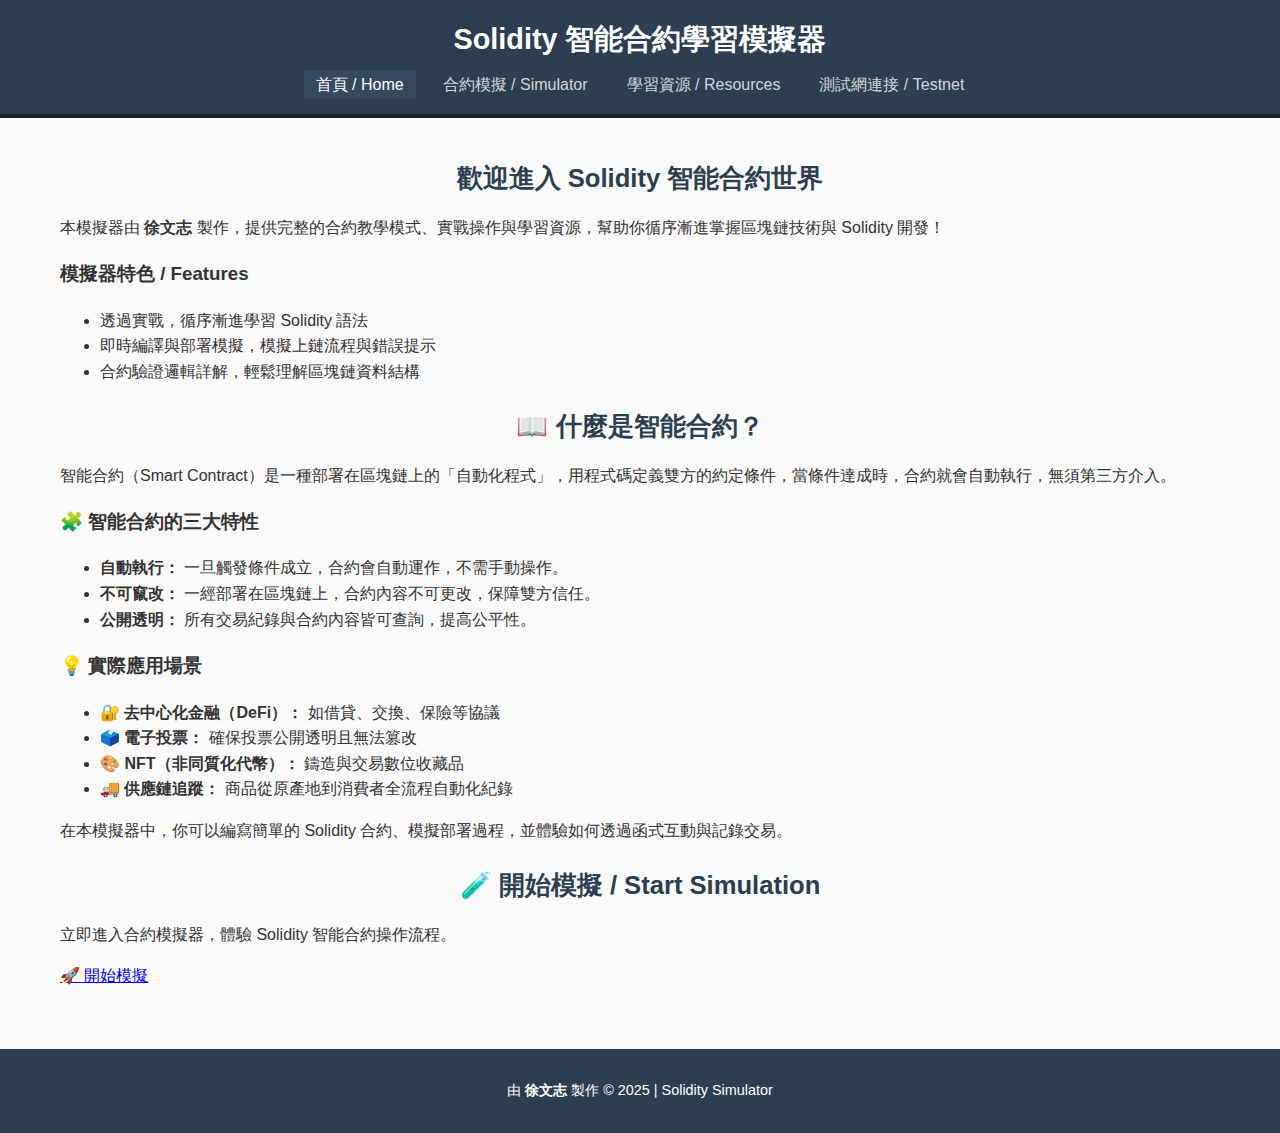
<file: index.html>
<!DOCTYPE html>
<html lang="zh">

<head>
  <meta charset="UTF-8" />
  <meta name="viewport" content="width=device-width, initial-scale=1.0" />
  <title>Solidity 智能合約學習模擬器</title>
  <link rel="stylesheet" href="style.css" />
</head>

<body>
  <header>
    <h1>Solidity 智能合約學習模擬器</h1>
    <nav>
      <ul>
        <li><a href="index.html" class="active">首頁 / Home</a></li>
        <li><a href="Simulator.html">合約模擬 / Simulator</a></li>
        <li><a href="Resources.html">學習資源 / Resources</a></li>
        <li><a href="Testnet.html">測試網連接 / Testnet</a></li>
      </ul>
    </nav>
  </header>

  <main>
    <section class="intro">
      <h2 id="index-title">歡迎進入 Solidity 智能合約世界</h2>
      <p id="index-description">
        本模擬器由 <strong>徐文志</strong> 製作，提供完整的合約教學模式、實戰操作與學習資源，幫助你循序漸進掌握區塊鏈技術與 Solidity 開發！
      </p>
    </section>

    <section class="feature-list">
      <h3>模擬器特色 / Features</h3>
      <ul>
        <li id="feature-1"> 透過實戰，循序漸進學習 Solidity 語法</li>
        <li id="feature-2"> 即時編譯與部署模擬，模擬上鏈流程與錯誤提示</li>
        <li id="feature-3"> 合約驗證邏輯詳解，輕鬆理解區塊鏈資料結構</li>
      </ul>
    </section>
    <section class="what-is-contract">
      <h2>📖 什麼是智能合約？</h2>
      <p>
        智能合約（Smart Contract）是一種部署在區塊鏈上的「自動化程式」，用程式碼定義雙方的約定條件，當條件達成時，合約就會自動執行，無須第三方介入。
      </p>

      <h3>🧩 智能合約的三大特性</h3>
      <ul>
        <li><strong>自動執行：</strong> 一旦觸發條件成立，合約會自動運作，不需手動操作。</li>
        <li><strong>不可竄改：</strong> 一經部署在區塊鏈上，合約內容不可更改，保障雙方信任。</li>
        <li><strong>公開透明：</strong> 所有交易紀錄與合約內容皆可查詢，提高公平性。</li>
      </ul>

      <h3>💡 實際應用場景</h3>
      <ul>
        <li>🔐 <strong>去中心化金融（DeFi）：</strong> 如借貸、交換、保險等協議</li>
        <li>🗳️ <strong>電子投票：</strong> 確保投票公開透明且無法篡改</li>
        <li>🎨 <strong>NFT（非同質化代幣）：</strong> 鑄造與交易數位收藏品</li>
        <li>🚚 <strong>供應鏈追蹤：</strong> 商品從原產地到消費者全流程自動化紀錄</li>
      </ul>

      <p>
        在本模擬器中，你可以編寫簡單的 Solidity 合約、模擬部署過程，並體驗如何透過函式互動與記錄交易。
      </p>
    </section>

    <section class="start-simulator-section">

      <h2>🧪 開始模擬 / Start Simulation</h2>
      <p>立即進入合約模擬器，體驗 Solidity 智能合約操作流程。</p>
      <a href="合約模擬.html" class="start-sim-btn">🚀 開始模擬</a>
    </section>

  </main>

  <footer>
    <p>由 <strong>徐文志</strong> 製作 © 2025 | Solidity Simulator</p>
  </footer>

  <script src="main.js"></script>
</body>

</html>
</file>
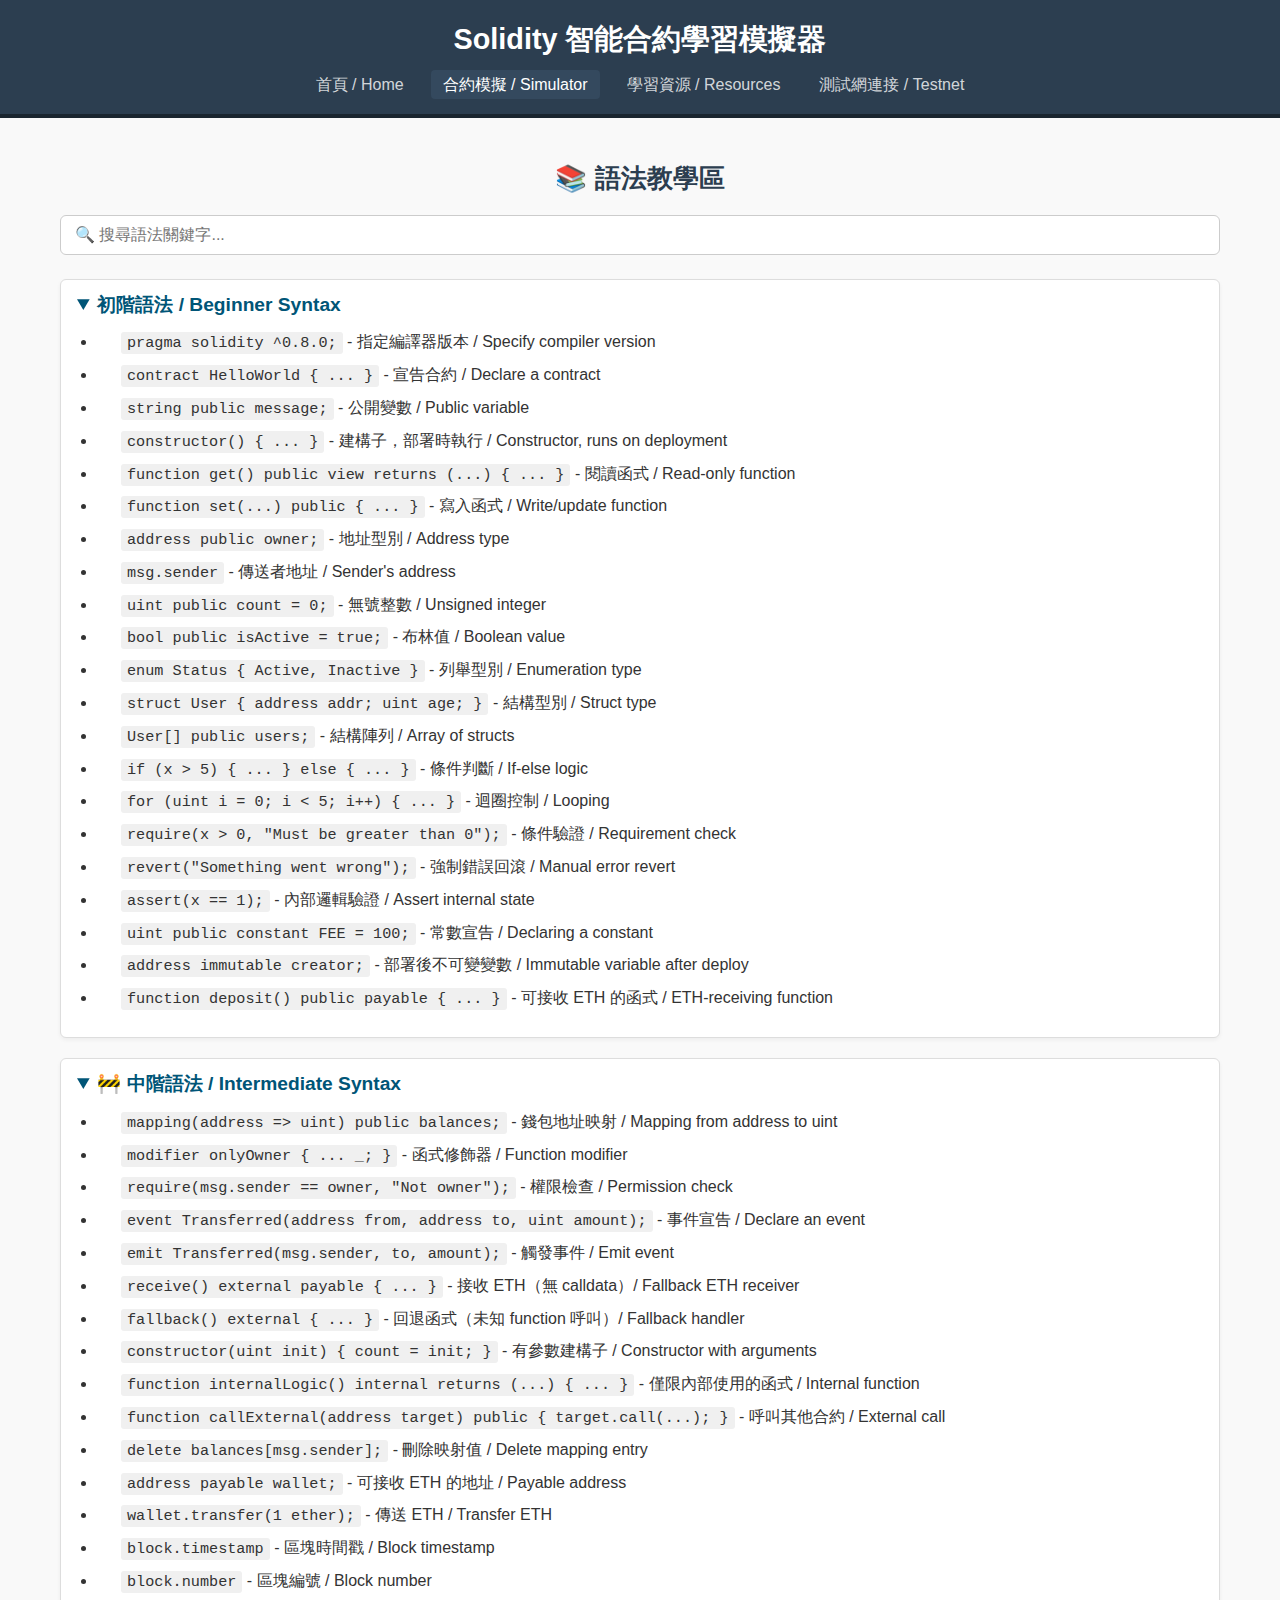
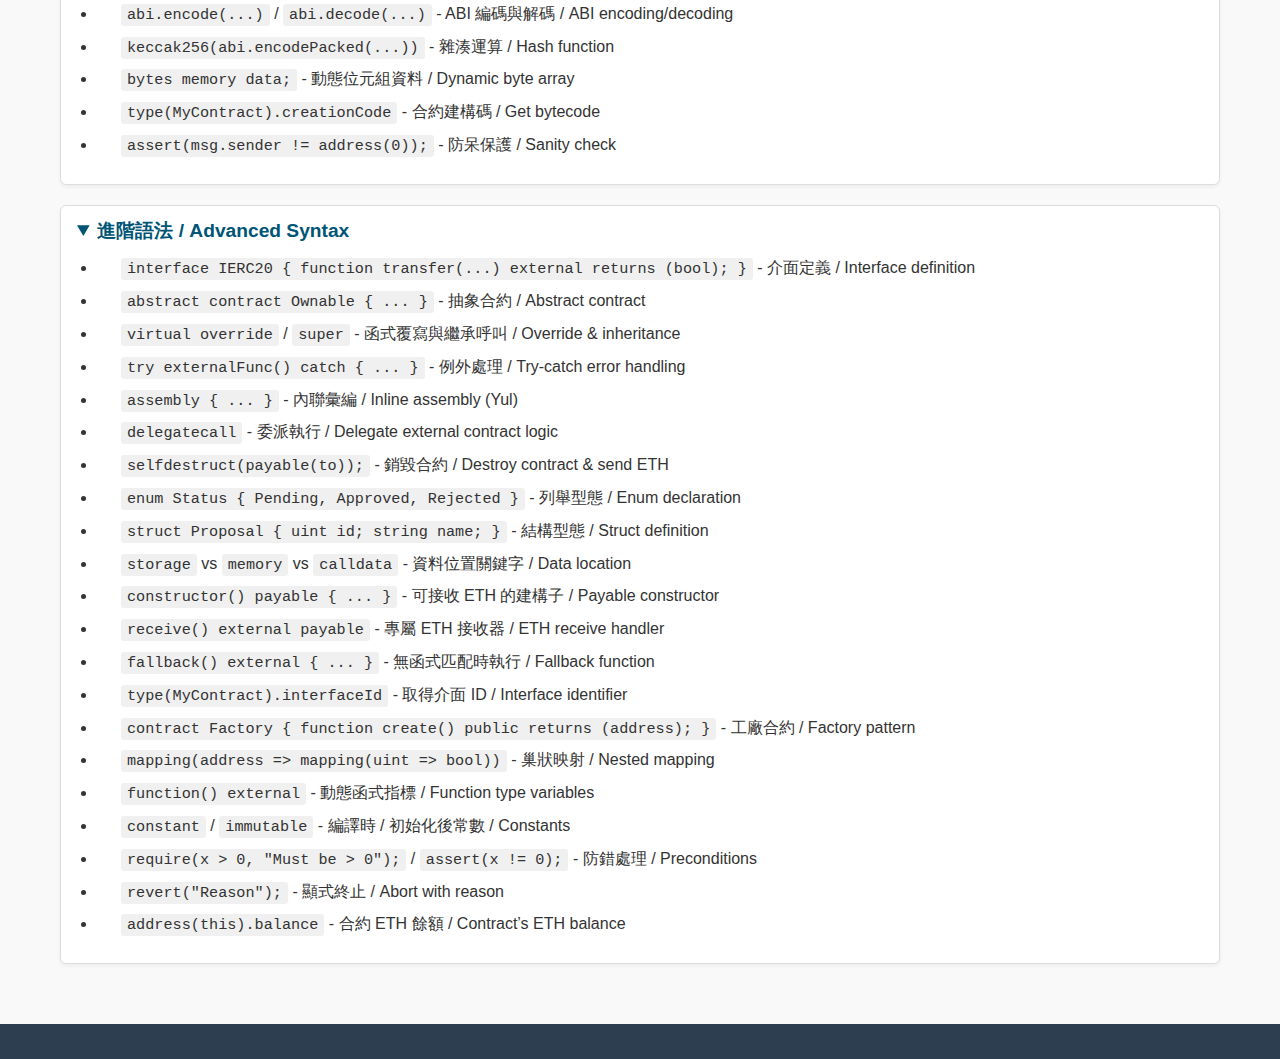
<file: Resources.html>
<!DOCTYPE html>
<html lang="zh">

<head>
  <meta charset="UTF-8" />
  <meta name="viewport" content="width=device-width, initial-scale=1.0" />
  <title>學習資源 | Solidity 智能合約模擬器</title>
  <link rel="stylesheet" href="style.css" />
</head>

<body>
    <header>
    <h1>Solidity 智能合約學習模擬器</h1>
    <nav>
      <ul>
        <li><a href="index.html">首頁 / Home</a></li>
        <li><a href="合約模擬.html" class="active">合約模擬 / Simulator</a></li>
        <li><a href="學習資源.html">學習資源 / Resources</a></li>
        <li><a href="測試網連接.html">測試網連接 / Testnet</a></li>
      </ul>
    </nav>
  </header>


  <main>
    <h2 id="resource-title">📚 語法教學區</h2>

    <input type="text" id="searchInput" placeholder="🔍 搜尋語法關鍵字..." onkeyup="searchKeyword()" />

    <div class="syntax-section">
      <details open>
        <summary id="basic-syntax-title"> 初階語法 / Beginner Syntax</summary>
        <ul id="basic-syntax-list">
          <li><code>pragma solidity ^0.8.0;</code> - 指定編譯器版本 / Specify compiler version</li>
          <li><code>contract HelloWorld { ... }</code> - 宣告合約 / Declare a contract</li>
          <li><code>string public message;</code> - 公開變數 / Public variable</li>
          <li><code>constructor() { ... }</code> - 建構子，部署時執行 / Constructor, runs on deployment</li>
          <li><code>function get() public view returns (...) { ... }</code> - 閱讀函式 / Read-only function</li>
          <li><code>function set(...) public { ... }</code> - 寫入函式 / Write/update function</li>
          <li><code>address public owner;</code> - 地址型別 / Address type</li>
          <li><code>msg.sender</code> - 傳送者地址 / Sender's address</li>
          <li><code>uint public count = 0;</code> - 無號整數 / Unsigned integer</li>
          <li><code>bool public isActive = true;</code> - 布林值 / Boolean value</li>
          <li><code>enum Status { Active, Inactive }</code> - 列舉型別 / Enumeration type</li>
          <li><code>struct User { address addr; uint age; }</code> - 結構型別 / Struct type</li>
          <li><code>User[] public users;</code> - 結構陣列 / Array of structs</li>
          <li><code>if (x &gt; 5) { ... } else { ... }</code> - 條件判斷 / If-else logic</li>
          <li><code>for (uint i = 0; i &lt; 5; i++) { ... }</code> - 迴圈控制 / Looping</li>
          <li><code>require(x &gt; 0, "Must be greater than 0");</code> - 條件驗證 / Requirement check</li>
          <li><code>revert("Something went wrong");</code> - 強制錯誤回滾 / Manual error revert</li>
          <li><code>assert(x == 1);</code> - 內部邏輯驗證 / Assert internal state</li>
          <li><code>uint public constant FEE = 100;</code> - 常數宣告 / Declaring a constant</li>
          <li><code>address immutable creator;</code> - 部署後不可變變數 / Immutable variable after deploy</li>
          <li><code>function deposit() public payable { ... }</code> - 可接收 ETH 的函式 / ETH-receiving function</li>
        </ul>
      </details>

      <details open>
        <summary id="intermediate-syntax-title">🚧 中階語法 / Intermediate Syntax</summary>
        <ul id="intermediate-syntax-list">
          <li><code>mapping(address => uint) public balances;</code> - 錢包地址映射 / Mapping from address to uint</li>
          <li><code>modifier onlyOwner { ... _; }</code> - 函式修飾器 / Function modifier</li>
          <li><code>require(msg.sender == owner, "Not owner");</code> - 權限檢查 / Permission check</li>
          <li><code>event Transferred(address from, address to, uint amount);</code> - 事件宣告 / Declare an event</li>
          <li><code>emit Transferred(msg.sender, to, amount);</code> - 觸發事件 / Emit event</li>
          <li><code>receive() external payable { ... }</code> - 接收 ETH（無 calldata）/ Fallback ETH receiver</li>
          <li><code>fallback() external { ... }</code> - 回退函式（未知 function 呼叫）/ Fallback handler</li>
          <li><code>constructor(uint init) { count = init; }</code> - 有參數建構子 / Constructor with arguments</li>
          <li><code>function internalLogic() internal returns (...) { ... }</code> - 僅限內部使用的函式 / Internal function</li>
          <li><code>function callExternal(address target) public { target.call(...); }</code> - 呼叫其他合約 / External call
          </li>
          <li><code>delete balances[msg.sender];</code> - 刪除映射值 / Delete mapping entry</li>
          <li><code>address payable wallet;</code> - 可接收 ETH 的地址 / Payable address</li>
          <li><code>wallet.transfer(1 ether);</code> - 傳送 ETH / Transfer ETH</li>
          <li><code>block.timestamp</code> - 區塊時間戳 / Block timestamp</li>
          <li><code>block.number</code> - 區塊編號 / Block number</li>
          <li><code>abi.encode(...)</code> / <code>abi.decode(...)</code> - ABI 編碼與解碼 / ABI encoding/decoding</li>
          <li><code>keccak256(abi.encodePacked(...))</code> - 雜湊運算 / Hash function</li>
          <li><code>bytes memory data;</code> - 動態位元組資料 / Dynamic byte array</li>
          <li><code>type(MyContract).creationCode</code> - 合約建構碼 / Get bytecode</li>
          <li><code>assert(msg.sender != address(0));</code> - 防呆保護 / Sanity check</li>
        </ul>
      </details>


      <details open>
        <summary id="advanced-syntax-title"> 進階語法 / Advanced Syntax</summary>
        <ul id="advanced-syntax-list">
          <li><code>interface IERC20 { function transfer(...) external returns (bool); }</code> - 介面定義 / Interface
            definition</li>
          <li><code>abstract contract Ownable { ... }</code> - 抽象合約 / Abstract contract</li>
          <li><code>virtual override</code> / <code>super</code> - 函式覆寫與繼承呼叫 / Override & inheritance</li>
          <li><code>try externalFunc() catch { ... }</code> - 例外處理 / Try-catch error handling</li>
          <li><code>assembly { ... }</code> - 內聯彙編 / Inline assembly (Yul)</li>
          <li><code>delegatecall</code> - 委派執行 / Delegate external contract logic</li>
          <li><code>selfdestruct(payable(to));</code> - 銷毀合約 / Destroy contract & send ETH</li>
          <li><code>enum Status { Pending, Approved, Rejected }</code> - 列舉型態 / Enum declaration</li>
          <li><code>struct Proposal { uint id; string name; }</code> - 結構型態 / Struct definition</li>
          <li><code>storage</code> vs <code>memory</code> vs <code>calldata</code> - 資料位置關鍵字 / Data location</li>
          <li><code>constructor() payable { ... }</code> - 可接收 ETH 的建構子 / Payable constructor</li>
          <li><code>receive() external payable</code> - 專屬 ETH 接收器 / ETH receive handler</li>
          <li><code>fallback() external { ... }</code> - 無函式匹配時執行 / Fallback function</li>
          <li><code>type(MyContract).interfaceId</code> - 取得介面 ID / Interface identifier</li>
          <li><code>contract Factory { function create() public returns (address); }</code> - 工廠合約 / Factory pattern
          </li>
          <li><code>mapping(address => mapping(uint => bool))</code> - 巢狀映射 / Nested mapping</li>
          <li><code>function() external</code> - 動態函式指標 / Function type variables</li>
          <li><code>constant</code> / <code>immutable</code> - 編譯時 / 初始化後常數 / Constants</li>
          <li><code>require(x > 0, "Must be > 0");</code> / <code>assert(x != 0);</code> - 防錯處理 / Preconditions</li>
          <li><code>revert("Reason");</code> - 顯式終止 / Abort with reason</li>
          <li><code>address(this).balance</code> - 合約 ETH 餘額 / Contract’s ETH balance</li>
        </ul>
      </details>

    </div>
  </main>

  <footer>
    <p>由徐文志製作 | Hsu Wen-Chih © 2025</p>
  </footer>

  <script src="main.js"></script>
</body>

</html>
</file>
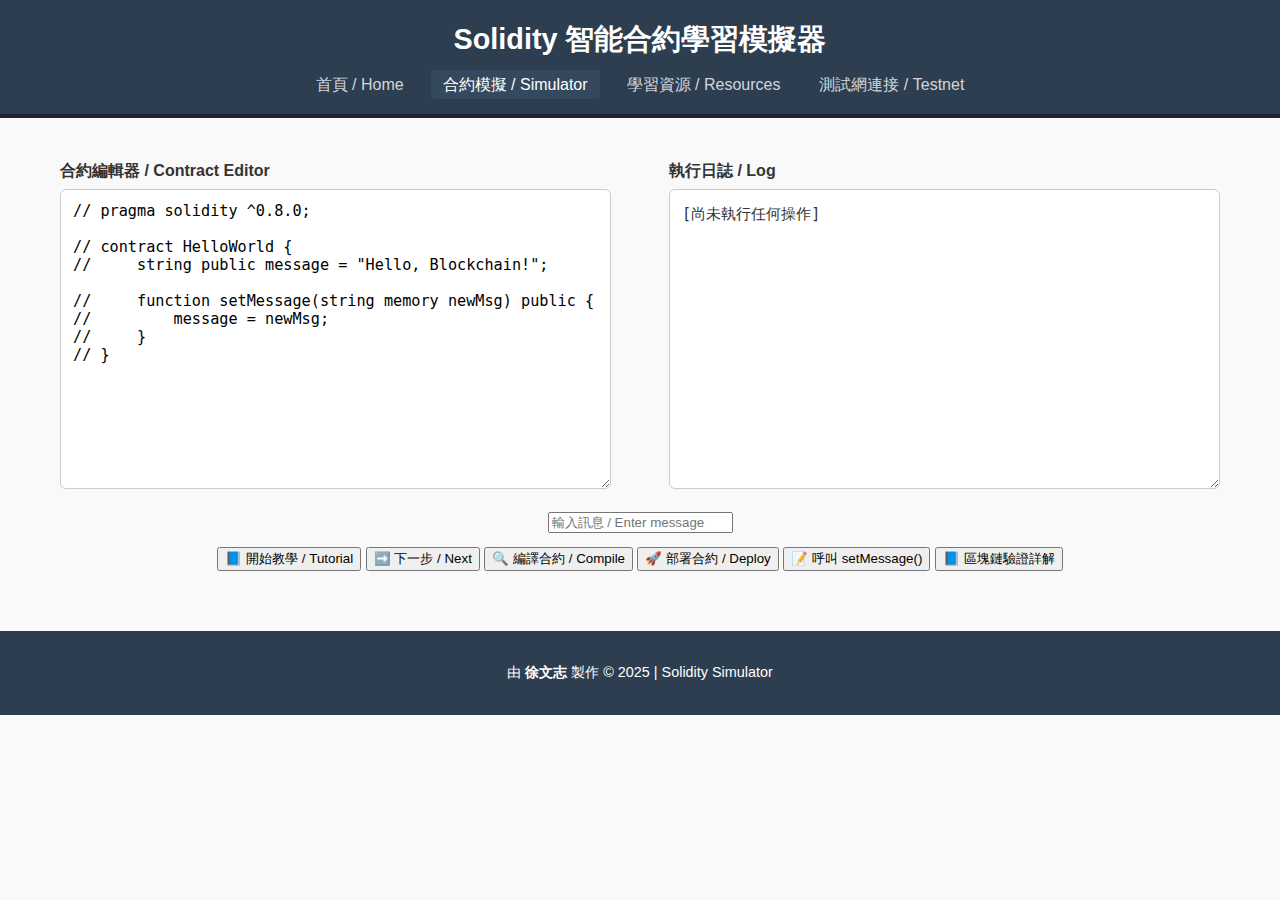
<file: Simulator.html>
<!DOCTYPE html>
<html lang="zh">
<head>
  <meta charset="UTF-8" />
  <meta name="viewport" content="width=device-width, initial-scale=1.0" />
  <title>合約模擬 | Solidity 智能合約學習模擬器</title>
  <link rel="stylesheet" href="style.css" />
</head>
<body>
  <header>
    <h1>Solidity 智能合約學習模擬器</h1>
    <nav>
      <ul>
        <li><a href="index.html">首頁 / Home</a></li>
        <li><a href="Simulator.html" class="active">合約模擬 / Simulator</a></li>
        <li><a href="Resources.html">學習資源 / Resources</a></li>
        <li><a href="Testnet.html">測試網連接 / Testnet</a></li>
      </ul>
    </nav>
  </header>

  <main>
    <div class="editor-log-container">
      <div class="contract-editor">
        <div class="label-title">合約編輯器 / Contract Editor</div>
        <textarea id="contractEditor">// pragma solidity ^0.8.0;

// contract HelloWorld {
//     string public message = "Hello, Blockchain!";

//     function setMessage(string memory newMsg) public {
//         message = newMsg;
//     }
// }</textarea>
      </div>

      <div class="execution-log">
        <div class="label-title">執行日誌 / Log</div>
        <div id="logBox">[尚未執行任何操作]</div>
      </div>
    </div>

    <div class="input-controls" style="text-align:center; margin-top: 20px;">
      <input type="text" id="inputMessage" placeholder="輸入訊息 / Enter message" />
    </div>

    <div class="button-group" style="text-align:center; margin-top: 10px;">
      <button onclick="startTutorial()">📘 開始教學 / Tutorial</button>
      <button onclick="showNextStep()">➡️ 下一步 / Next</button>
      <button onclick="compileContract()">🔍 編譯合約 / Compile</button>
      <button onclick="deployContract()">🚀 部署合約 / Deploy</button>
      <button onclick="callSetFunction()">📝 呼叫 setMessage()</button>
      <button onclick="explainValidation()" id="validation-explain-btn">📘 區塊鏈驗證詳解</button>
    </div>
  </main>

  <footer>
    <p>由 <strong>徐文志</strong> 製作 © 2025 | Solidity Simulator</p>
  </footer>

  <script src="main.js"></script>
</body>
</html>
</file>
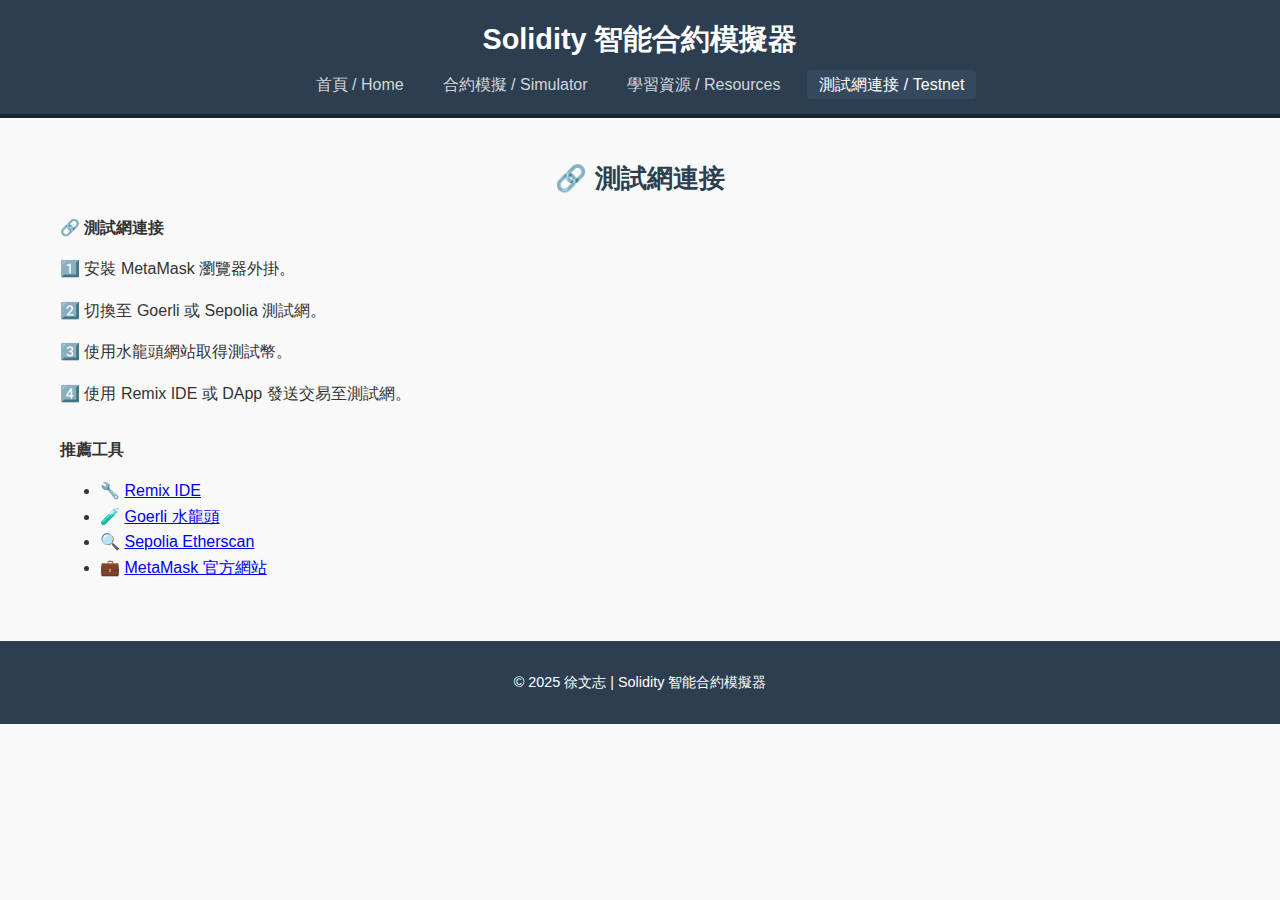
<file: Testnet.html>
<!DOCTYPE html>
<html lang="zh-Hant">
<head>
  <meta charset="UTF-8" />
  <title>測試網連接 | Solidity 智能合約模擬器</title>
  <meta name="viewport" content="width=device-width, initial-scale=1.0" />
  <link rel="stylesheet" href="style.css" />
</head>
<body>
  <header>
    <h1>Solidity 智能合約模擬器</h1>
    <nav>
      <ul>
        <li><a href="index.html">首頁 / Home</a></li>
        <li><a href="合約模擬.html">合約模擬 / Simulator</a></li>
        <li><a href="學習資源.html">學習資源 / Resources</a></li>
        <li><a href="測試網連接.html" class="active">測試網連接 / Testnet</a></li>
      </ul>
    </nav>

  </header>

  <main>
    <h2 id="page-title">🔗 測試網連接</h2>

    <section>
      <div class="label-title" id="connect-title">如何連接以太坊測試網</div>
      <p id="connect-step1">1️⃣ 安裝 MetaMask 瀏覽器外掛。</p>
      <p id="connect-step2">2️⃣ 切換至 Goerli 或 Sepolia 測試網。</p>
      <p id="connect-step3">3️⃣ 使用水龍頭網站取得測試幣。</p>
      <p id="connect-step4">4️⃣ 使用 Remix IDE 或 DApp 發送交易至測試網。</p>
    </section>

    <section style="margin-top: 30px;">
      <div class="label-title" id="tools-title">推薦工具</div>
      <ul id="tools-list">
        <li>🔧 <a href="https://remix.ethereum.org" target="_blank">Remix IDE</a></li>
        <li>🧪 <a href="https://faucet.quicknode.com/" target="_blank">Goerli 水龍頭</a></li>
        <li>🔍 <a href="https://sepolia.etherscan.io/" target="_blank">Sepolia Etherscan</a></li>
        <li>💼 <a href="https://metamask.io" target="_blank">MetaMask 官方網站</a></li>
      </ul>
    </section>
  </main>

  <footer>
    <p>&copy; 2025 徐文志 | Solidity 智能合約模擬器</p>
  </footer>

  <script>
    let currentLang = 'zh';

    function switchLanguage(lang) {
      currentLang = lang;
      const zh = {
        title: "🔗 測試網連接",
        step1: "1️⃣ 安裝 MetaMask 瀏覽器外掛。",
        step2: "2️⃣ 切換至 Goerli 或 Sepolia 測試網。",
        step3: "3️⃣ 使用水龍頭網站取得測試幣。",
        step4: "4️⃣ 使用 Remix IDE 或 DApp 發送交易至測試網。",
        tools: "推薦工具"
      };
      const en = {
        title: "🔗 Testnet Connection",
        step1: "1️⃣ Install MetaMask browser extension.",
        step2: "2️⃣ Switch to Goerli or Sepolia Testnet.",
        step3: "3️⃣ Use faucet site to obtain test Ether.",
        step4: "4️⃣ Use Remix IDE or DApp to send transactions.",
        tools: "Recommended Tools"
      };
      const t = lang === 'zh' ? zh : en;

      document.getElementById("page-title").innerText = t.title;
      document.getElementById("connect-title").innerText = t.title;
      document.getElementById("connect-step1").innerText = t.step1;
      document.getElementById("connect-step2").innerText = t.step2;
      document.getElementById("connect-step3").innerText = t.step3;
      document.getElementById("connect-step4").innerText = t.step4;
      document.getElementById("tools-title").innerText = t.tools;
    }

    window.onload = () => {
      switchLanguage(currentLang);
    };
  </script>
</body>
</html>
</file>
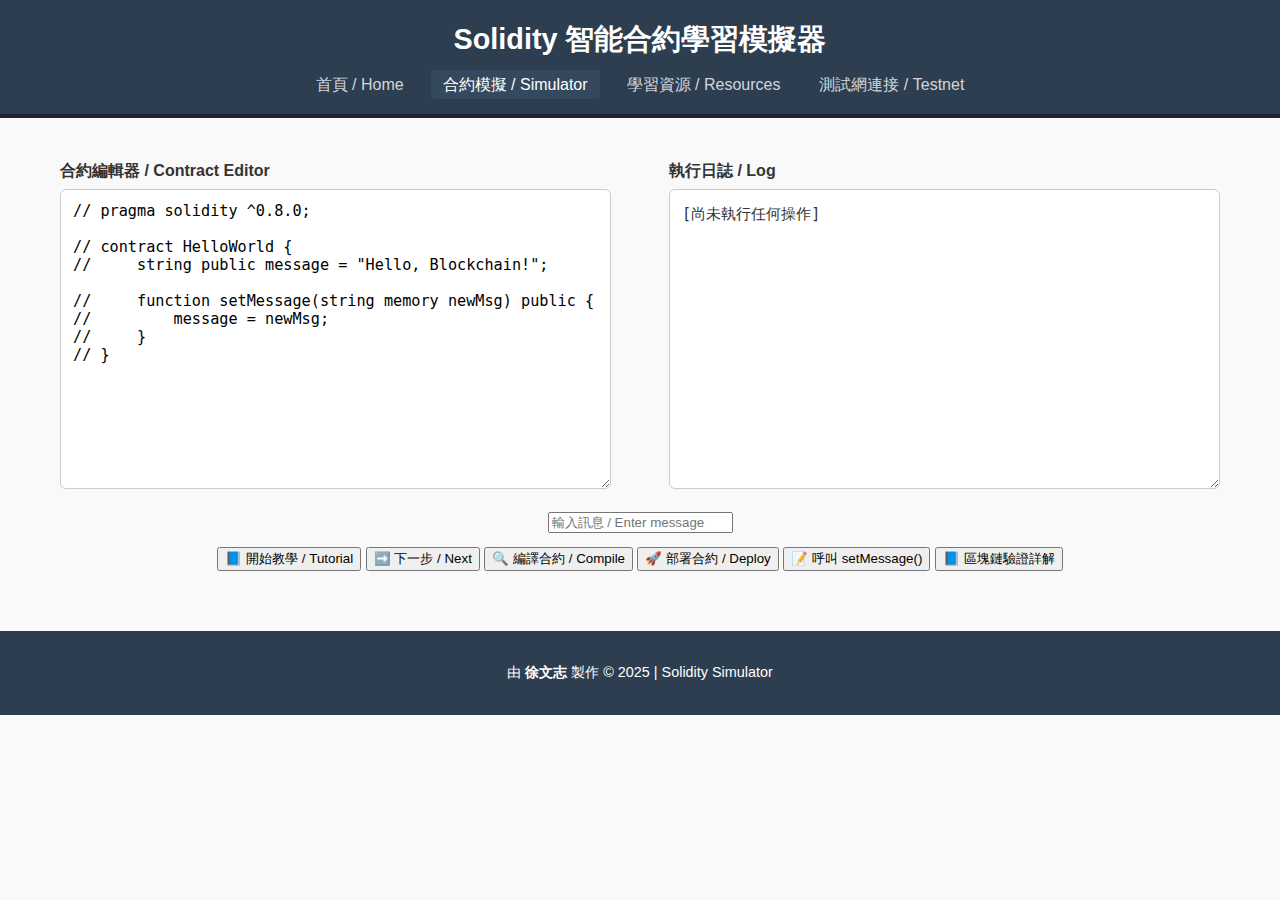
<file: 合約模擬.html>
<!DOCTYPE html>
<html lang="zh">
<head>
  <meta charset="UTF-8" />
  <meta name="viewport" content="width=device-width, initial-scale=1.0" />
  <title>合約模擬 | Solidity 智能合約學習模擬器</title>
  <link rel="stylesheet" href="style.css" />
</head>
<body>
  <header>
    <h1>Solidity 智能合約學習模擬器</h1>
    <nav>
      <ul>
        <li><a href="index.html">首頁 / Home</a></li>
        <li><a href="合約模擬.html" class="active">合約模擬 / Simulator</a></li>
        <li><a href="學習資源.html">學習資源 / Resources</a></li>
        <li><a href="測試網連接.html">測試網連接 / Testnet</a></li>
      </ul>
    </nav>
  </header>

  <main>
    <div class="editor-log-container">
      <div class="contract-editor">
        <div class="label-title">合約編輯器 / Contract Editor</div>
        <textarea id="contractEditor">// pragma solidity ^0.8.0;

// contract HelloWorld {
//     string public message = "Hello, Blockchain!";

//     function setMessage(string memory newMsg) public {
//         message = newMsg;
//     }
// }</textarea>
      </div>

      <div class="execution-log">
        <div class="label-title">執行日誌 / Log</div>
        <div id="logBox">[尚未執行任何操作]</div>
      </div>
    </div>

    <div class="input-controls" style="text-align:center; margin-top: 20px;">
      <input type="text" id="inputMessage" placeholder="輸入訊息 / Enter message" />
    </div>

    <div class="button-group" style="text-align:center; margin-top: 10px;">
      <button onclick="startTutorial()">📘 開始教學 / Tutorial</button>
      <button onclick="showNextStep()">➡️ 下一步 / Next</button>
      <button onclick="compileContract()">🔍 編譯合約 / Compile</button>
      <button onclick="deployContract()">🚀 部署合約 / Deploy</button>
      <button onclick="callSetFunction()">📝 呼叫 setMessage()</button>
      <button onclick="explainValidation()" id="validation-explain-btn">📘 區塊鏈驗證詳解</button>
    </div>
  </main>

  <footer>
    <p>由 <strong>徐文志</strong> 製作 © 2025 | Solidity Simulator</p>
  </footer>

  <script src="main.js"></script>
</body>
</html>
</file>
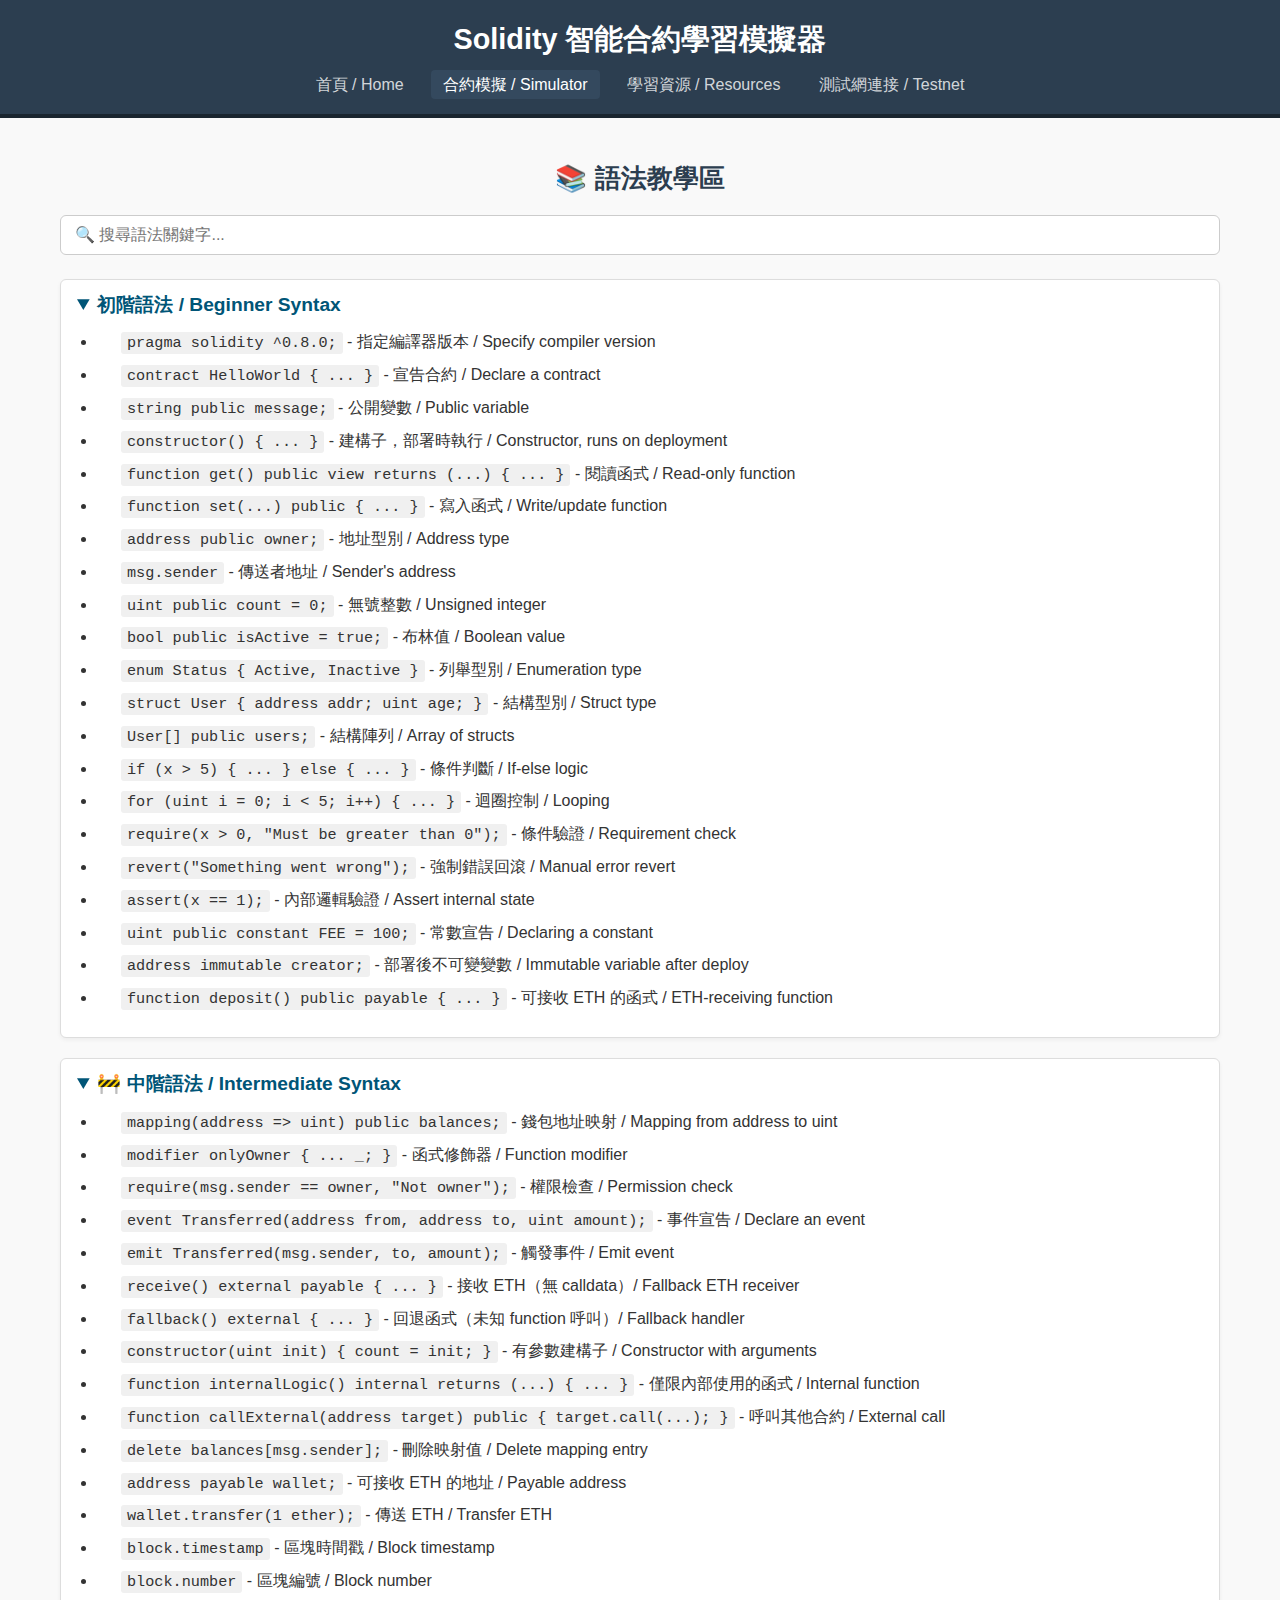
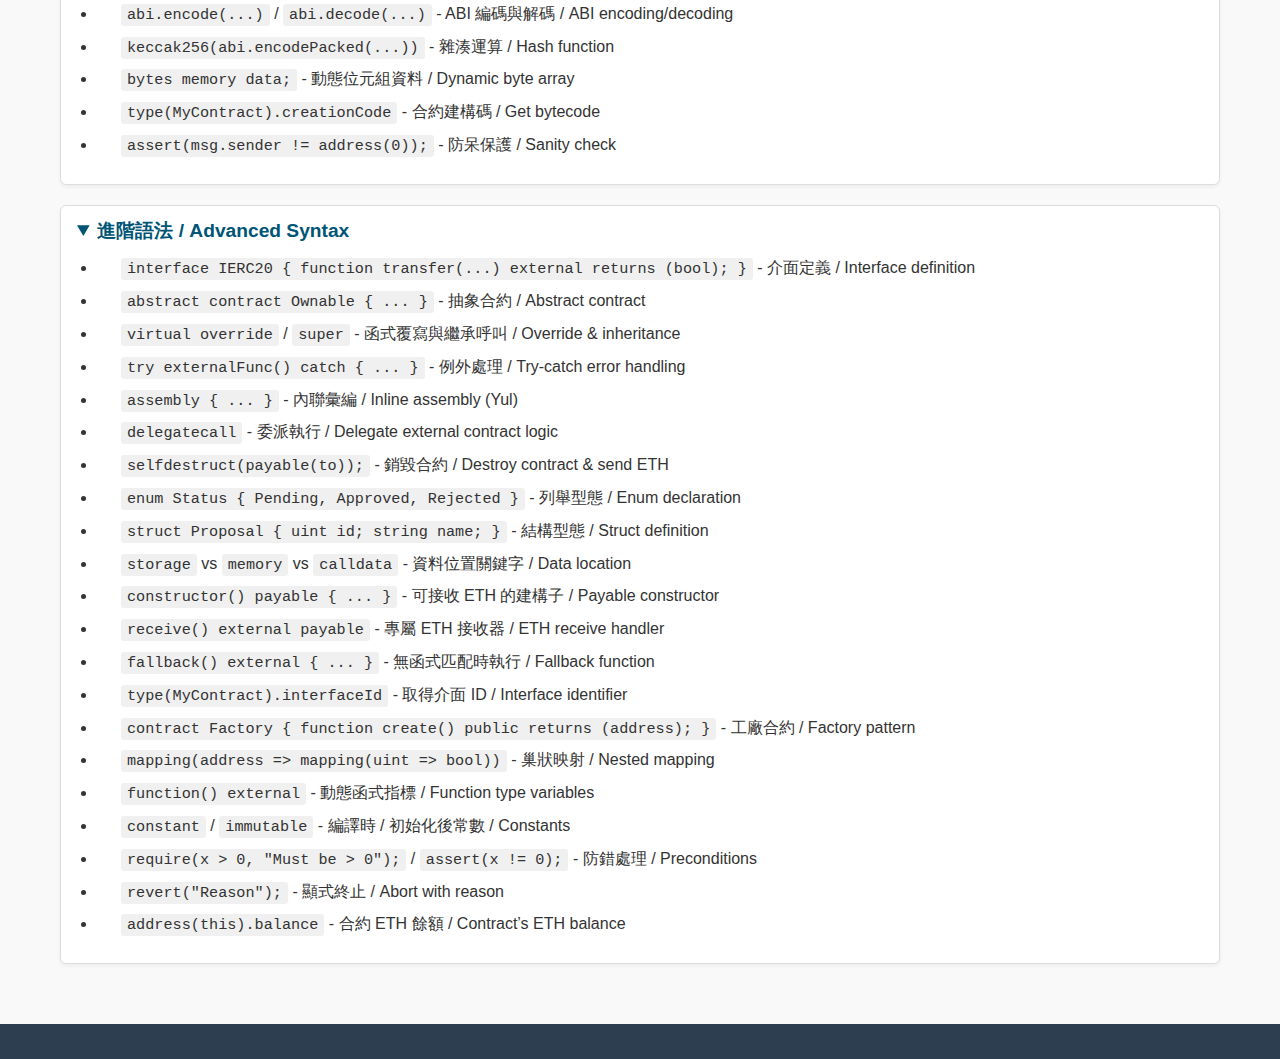
<file: 學習資源.html>
<!DOCTYPE html>
<html lang="zh">

<head>
  <meta charset="UTF-8" />
  <meta name="viewport" content="width=device-width, initial-scale=1.0" />
  <title>學習資源 | Solidity 智能合約模擬器</title>
  <link rel="stylesheet" href="style.css" />
</head>

<body>
    <header>
    <h1>Solidity 智能合約學習模擬器</h1>
    <nav>
      <ul>
        <li><a href="index.html">首頁 / Home</a></li>
        <li><a href="合約模擬.html" class="active">合約模擬 / Simulator</a></li>
        <li><a href="學習資源.html">學習資源 / Resources</a></li>
        <li><a href="測試網連接.html">測試網連接 / Testnet</a></li>
      </ul>
    </nav>
  </header>


  <main>
    <h2 id="resource-title">📚 語法教學區</h2>

    <input type="text" id="searchInput" placeholder="🔍 搜尋語法關鍵字..." onkeyup="searchKeyword()" />

    <div class="syntax-section">
      <details open>
        <summary id="basic-syntax-title"> 初階語法 / Beginner Syntax</summary>
        <ul id="basic-syntax-list">
          <li><code>pragma solidity ^0.8.0;</code> - 指定編譯器版本 / Specify compiler version</li>
          <li><code>contract HelloWorld { ... }</code> - 宣告合約 / Declare a contract</li>
          <li><code>string public message;</code> - 公開變數 / Public variable</li>
          <li><code>constructor() { ... }</code> - 建構子，部署時執行 / Constructor, runs on deployment</li>
          <li><code>function get() public view returns (...) { ... }</code> - 閱讀函式 / Read-only function</li>
          <li><code>function set(...) public { ... }</code> - 寫入函式 / Write/update function</li>
          <li><code>address public owner;</code> - 地址型別 / Address type</li>
          <li><code>msg.sender</code> - 傳送者地址 / Sender's address</li>
          <li><code>uint public count = 0;</code> - 無號整數 / Unsigned integer</li>
          <li><code>bool public isActive = true;</code> - 布林值 / Boolean value</li>
          <li><code>enum Status { Active, Inactive }</code> - 列舉型別 / Enumeration type</li>
          <li><code>struct User { address addr; uint age; }</code> - 結構型別 / Struct type</li>
          <li><code>User[] public users;</code> - 結構陣列 / Array of structs</li>
          <li><code>if (x &gt; 5) { ... } else { ... }</code> - 條件判斷 / If-else logic</li>
          <li><code>for (uint i = 0; i &lt; 5; i++) { ... }</code> - 迴圈控制 / Looping</li>
          <li><code>require(x &gt; 0, "Must be greater than 0");</code> - 條件驗證 / Requirement check</li>
          <li><code>revert("Something went wrong");</code> - 強制錯誤回滾 / Manual error revert</li>
          <li><code>assert(x == 1);</code> - 內部邏輯驗證 / Assert internal state</li>
          <li><code>uint public constant FEE = 100;</code> - 常數宣告 / Declaring a constant</li>
          <li><code>address immutable creator;</code> - 部署後不可變變數 / Immutable variable after deploy</li>
          <li><code>function deposit() public payable { ... }</code> - 可接收 ETH 的函式 / ETH-receiving function</li>
        </ul>
      </details>

      <details open>
        <summary id="intermediate-syntax-title">🚧 中階語法 / Intermediate Syntax</summary>
        <ul id="intermediate-syntax-list">
          <li><code>mapping(address => uint) public balances;</code> - 錢包地址映射 / Mapping from address to uint</li>
          <li><code>modifier onlyOwner { ... _; }</code> - 函式修飾器 / Function modifier</li>
          <li><code>require(msg.sender == owner, "Not owner");</code> - 權限檢查 / Permission check</li>
          <li><code>event Transferred(address from, address to, uint amount);</code> - 事件宣告 / Declare an event</li>
          <li><code>emit Transferred(msg.sender, to, amount);</code> - 觸發事件 / Emit event</li>
          <li><code>receive() external payable { ... }</code> - 接收 ETH（無 calldata）/ Fallback ETH receiver</li>
          <li><code>fallback() external { ... }</code> - 回退函式（未知 function 呼叫）/ Fallback handler</li>
          <li><code>constructor(uint init) { count = init; }</code> - 有參數建構子 / Constructor with arguments</li>
          <li><code>function internalLogic() internal returns (...) { ... }</code> - 僅限內部使用的函式 / Internal function</li>
          <li><code>function callExternal(address target) public { target.call(...); }</code> - 呼叫其他合約 / External call
          </li>
          <li><code>delete balances[msg.sender];</code> - 刪除映射值 / Delete mapping entry</li>
          <li><code>address payable wallet;</code> - 可接收 ETH 的地址 / Payable address</li>
          <li><code>wallet.transfer(1 ether);</code> - 傳送 ETH / Transfer ETH</li>
          <li><code>block.timestamp</code> - 區塊時間戳 / Block timestamp</li>
          <li><code>block.number</code> - 區塊編號 / Block number</li>
          <li><code>abi.encode(...)</code> / <code>abi.decode(...)</code> - ABI 編碼與解碼 / ABI encoding/decoding</li>
          <li><code>keccak256(abi.encodePacked(...))</code> - 雜湊運算 / Hash function</li>
          <li><code>bytes memory data;</code> - 動態位元組資料 / Dynamic byte array</li>
          <li><code>type(MyContract).creationCode</code> - 合約建構碼 / Get bytecode</li>
          <li><code>assert(msg.sender != address(0));</code> - 防呆保護 / Sanity check</li>
        </ul>
      </details>


      <details open>
        <summary id="advanced-syntax-title"> 進階語法 / Advanced Syntax</summary>
        <ul id="advanced-syntax-list">
          <li><code>interface IERC20 { function transfer(...) external returns (bool); }</code> - 介面定義 / Interface
            definition</li>
          <li><code>abstract contract Ownable { ... }</code> - 抽象合約 / Abstract contract</li>
          <li><code>virtual override</code> / <code>super</code> - 函式覆寫與繼承呼叫 / Override & inheritance</li>
          <li><code>try externalFunc() catch { ... }</code> - 例外處理 / Try-catch error handling</li>
          <li><code>assembly { ... }</code> - 內聯彙編 / Inline assembly (Yul)</li>
          <li><code>delegatecall</code> - 委派執行 / Delegate external contract logic</li>
          <li><code>selfdestruct(payable(to));</code> - 銷毀合約 / Destroy contract & send ETH</li>
          <li><code>enum Status { Pending, Approved, Rejected }</code> - 列舉型態 / Enum declaration</li>
          <li><code>struct Proposal { uint id; string name; }</code> - 結構型態 / Struct definition</li>
          <li><code>storage</code> vs <code>memory</code> vs <code>calldata</code> - 資料位置關鍵字 / Data location</li>
          <li><code>constructor() payable { ... }</code> - 可接收 ETH 的建構子 / Payable constructor</li>
          <li><code>receive() external payable</code> - 專屬 ETH 接收器 / ETH receive handler</li>
          <li><code>fallback() external { ... }</code> - 無函式匹配時執行 / Fallback function</li>
          <li><code>type(MyContract).interfaceId</code> - 取得介面 ID / Interface identifier</li>
          <li><code>contract Factory { function create() public returns (address); }</code> - 工廠合約 / Factory pattern
          </li>
          <li><code>mapping(address => mapping(uint => bool))</code> - 巢狀映射 / Nested mapping</li>
          <li><code>function() external</code> - 動態函式指標 / Function type variables</li>
          <li><code>constant</code> / <code>immutable</code> - 編譯時 / 初始化後常數 / Constants</li>
          <li><code>require(x > 0, "Must be > 0");</code> / <code>assert(x != 0);</code> - 防錯處理 / Preconditions</li>
          <li><code>revert("Reason");</code> - 顯式終止 / Abort with reason</li>
          <li><code>address(this).balance</code> - 合約 ETH 餘額 / Contract’s ETH balance</li>
        </ul>
      </details>

    </div>
  </main>

  <footer>
    <p>由徐文志製作 | Hsu Wen-Chih © 2025</p>
  </footer>

  <script src="main.js"></script>
</body>

</html>
</file>
<file: style.css>
/* ✅ 全域樣式設定 */
* {
  box-sizing: border-box;
}

body {
  margin: 0;
  background-color: #f9f9f9;
  font-family: "Segoe UI", "Noto Sans TC", sans-serif;
  color: #333;
  line-height: 1.6;
}

/* 🔵 頁首樣式 */
header {
  background-color: #2c3e50;
  color: #fff;
  padding: 16px 24px;
  text-align: center;
  border-bottom: 4px solid #1a252f;
}

header h1 {
  margin: 0;
  font-size: 1.8em;
}

nav {
  margin-top: 10px;
}

nav ul {
  list-style: none;
  padding: 0;
  margin: 0;
  display: flex;
  justify-content: center;
  gap: 15px;
  flex-wrap: wrap;
}

nav ul li a {
  text-decoration: none;
  color: #ffffffcc;
  padding: 6px 12px;
  border-radius: 4px;
  transition: background-color 0.3s;
}

nav ul li a.active,
nav ul li a:hover {
  background-color: #34495e;
  color: #fff;
}

.language-toggle {
  margin-top: 10px;
}

.language-toggle button {
  margin: 0 5px;
  padding: 6px 12px;
  font-size: 0.9em;
  border: none;
  border-radius: 4px;
  cursor: pointer;
  background-color: #2980b9;
  color: white;
  transition: background-color 0.3s;
}

.language-toggle button:hover {
  background-color: #1f6391;
}

/* 🟡 主內容樣式 */
main {
  max-width: 1200px;
  margin: 40px auto;
  padding: 0 20px;
}

h2 {
  font-size: 1.6em;
  margin-bottom: 16px;
  text-align: center;
  color: #2c3e50;
}

.syntax-section {
  margin-top: 20px;
}

.syntax-section details {
  margin-bottom: 20px;
  background: #ffffff;
  border: 1px solid #ddd;
  border-radius: 6px;
  padding: 10px 16px;
  box-shadow: 0 2px 4px rgba(0,0,0,0.05);
}

.syntax-section summary {
  font-size: 1.2em;
  font-weight: bold;
  cursor: pointer;
  color: #005577;
}

.syntax-section ul {
  padding-left: 20px;
  margin-top: 10px;
}

.syntax-section li {
  margin: 8px 0;
  line-height: 1.5;
  position: relative;
  padding-left: 24px;
  cursor: pointer;
}

.syntax-section li:hover::after {
  content: "📋";
  position: absolute;
  left: 0;
  top: 0;
  font-size: 1em;
  color: #888;
}

.syntax-section code {
  background-color: #f0f0f0;
  padding: 2px 6px;
  border-radius: 3px;
  font-family: Consolas, monospace;
  font-size: 0.95em;
}

.syntax-section li:hover {
  background-color: #f9f9f9;
}

.syntax-section li:active {
  background-color: #e1f5fe;
}

input#searchInput {
  display: block;
  width: 100%;
  padding: 10px 14px;
  font-size: 1em;
  margin-bottom: 24px;
  border: 1px solid #ccc;
  border-radius: 6px;
}

/* ⚫ 頁尾樣式 */
footer {
  background-color: #2c3e50;
  color: #fff;
  text-align: center;
  padding: 16px;
  font-size: 0.9em;
  margin-top: 60px;
}

/* 🧱 編輯器與日誌容器佈局 */
.editor-log-container {
  display: flex;
  justify-content: space-between;
  gap: 5%;
  margin-top: 30px;
}

.contract-editor,
.execution-log {
  width: 47.5%;
  display: flex;
  flex-direction: column;
}

#contractEditor,
#logBox {
  height: 300px;
  width: 100%;
  padding: 12px;
  font-family: Consolas, monospace;
  font-size: 0.95em;
  border: 1px solid #ccc;
  border-radius: 6px;
  background-color: #fff;
  white-space: pre-wrap;
  overflow-y: auto;
  resize: vertical;
}

.label-title {
  font-weight: bold;
  margin-bottom: 6px;
}

/* ✨ 複製提示氣泡 */
.tooltip {
  position: absolute;
  background-color: #333;
  color: #fff;
  padding: 6px 10px;
  font-size: 0.8em;
  border-radius: 4px;
  white-space: nowrap;
  z-index: 1000;
  opacity: 0;
  transition: opacity 0.3s ease;
}

.tooltip.show {
  opacity: 1;
}
</file>
